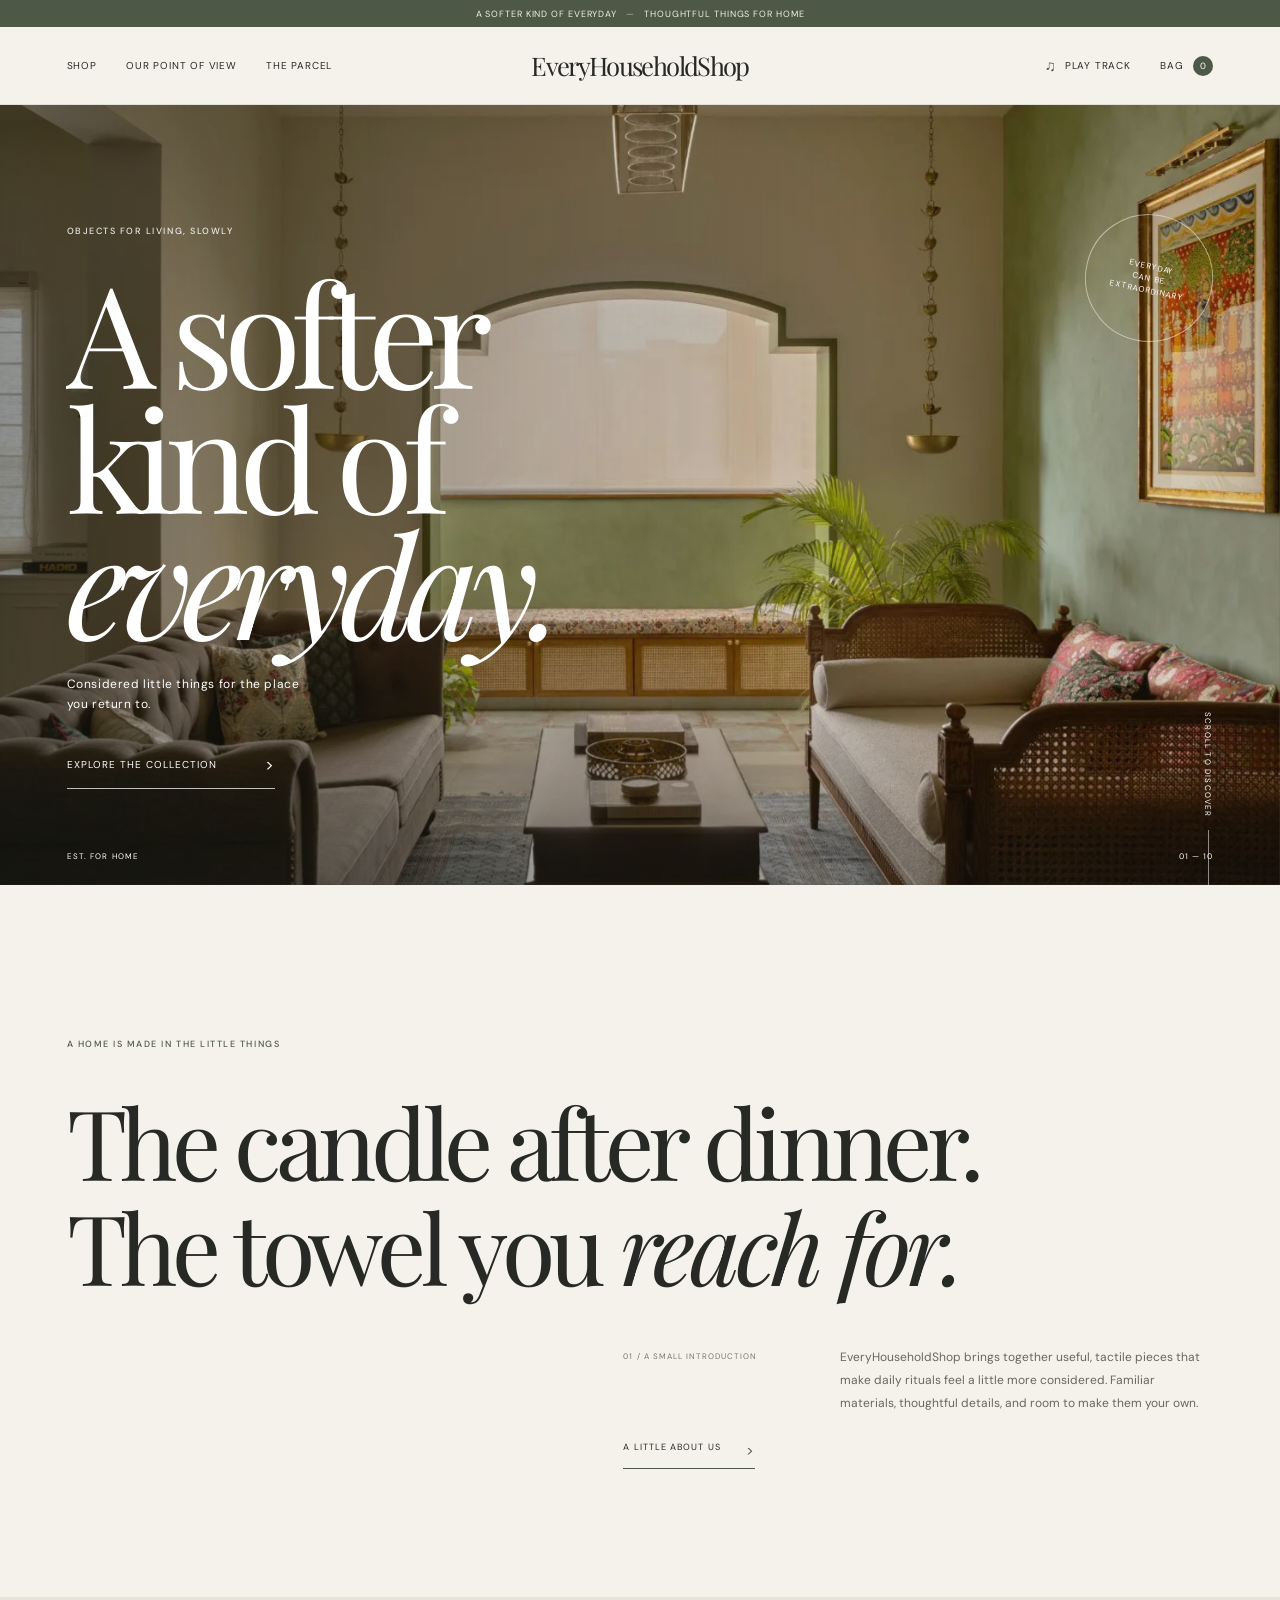
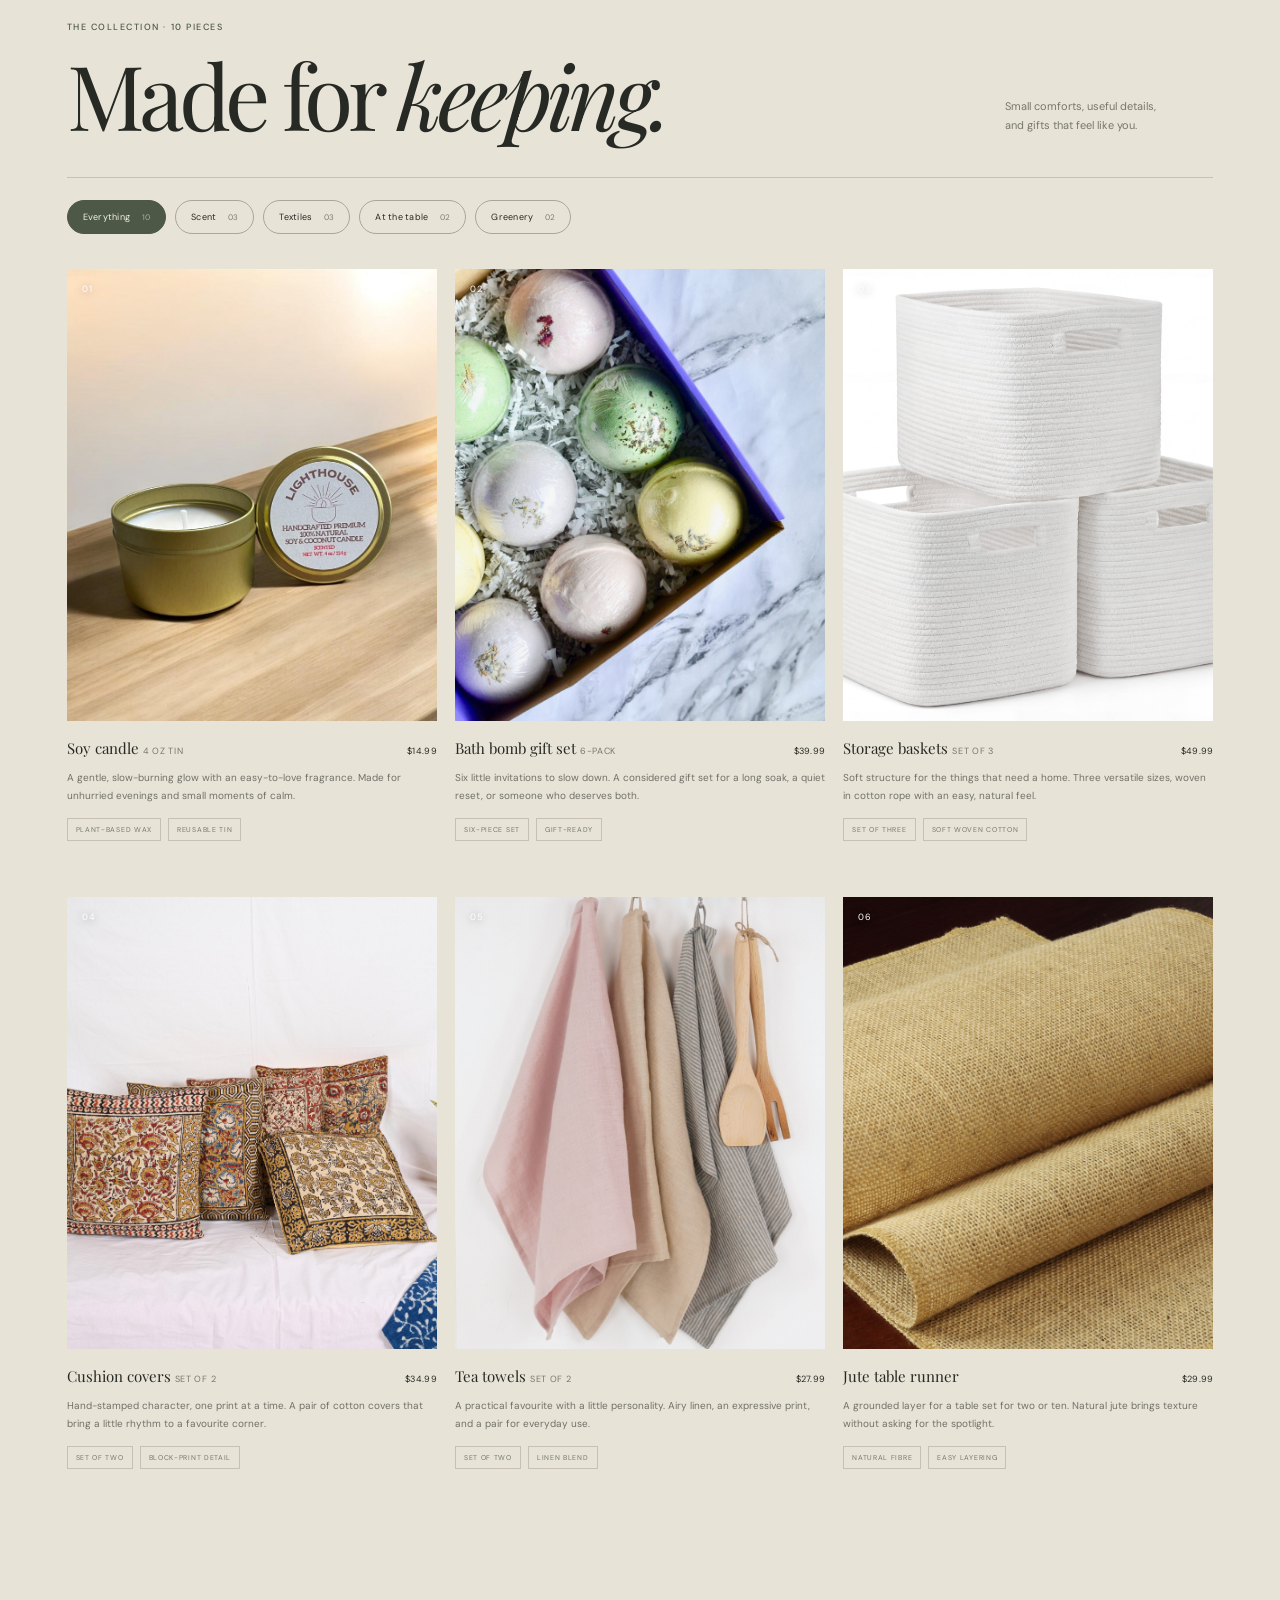
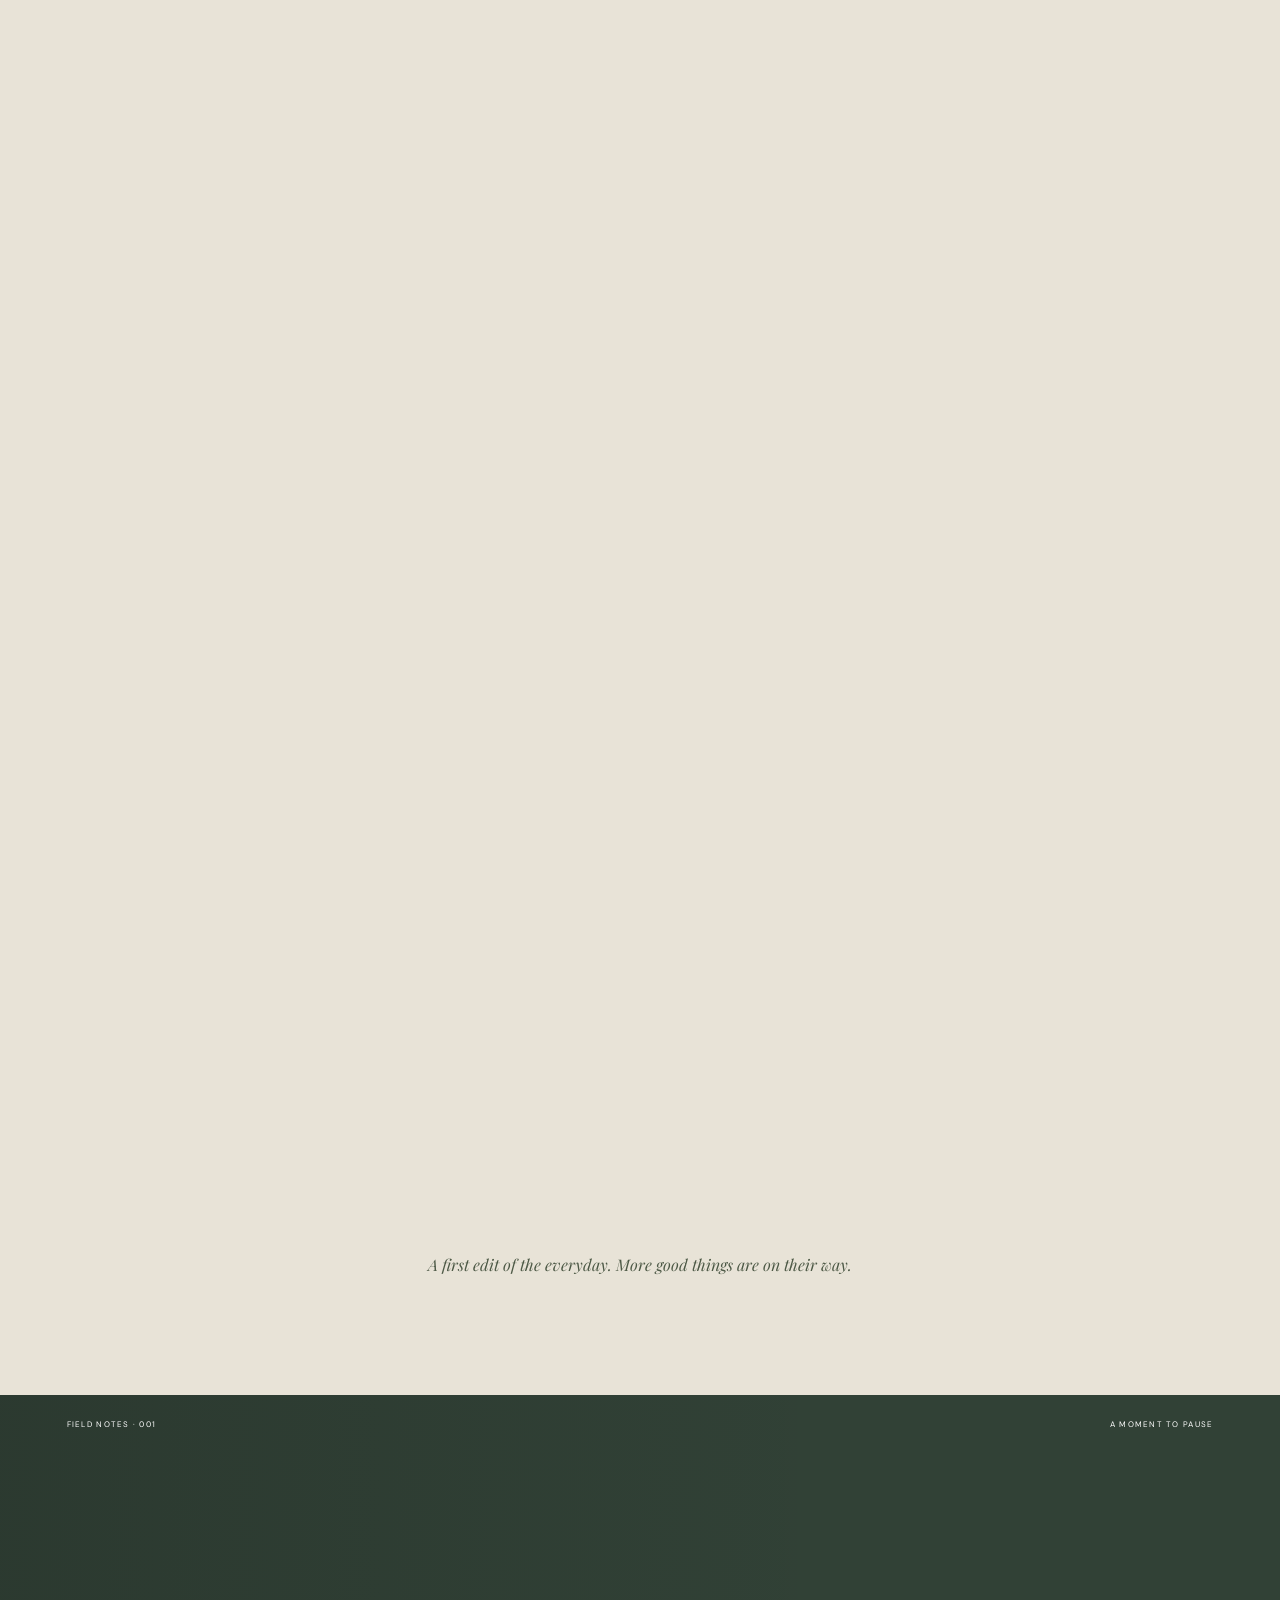
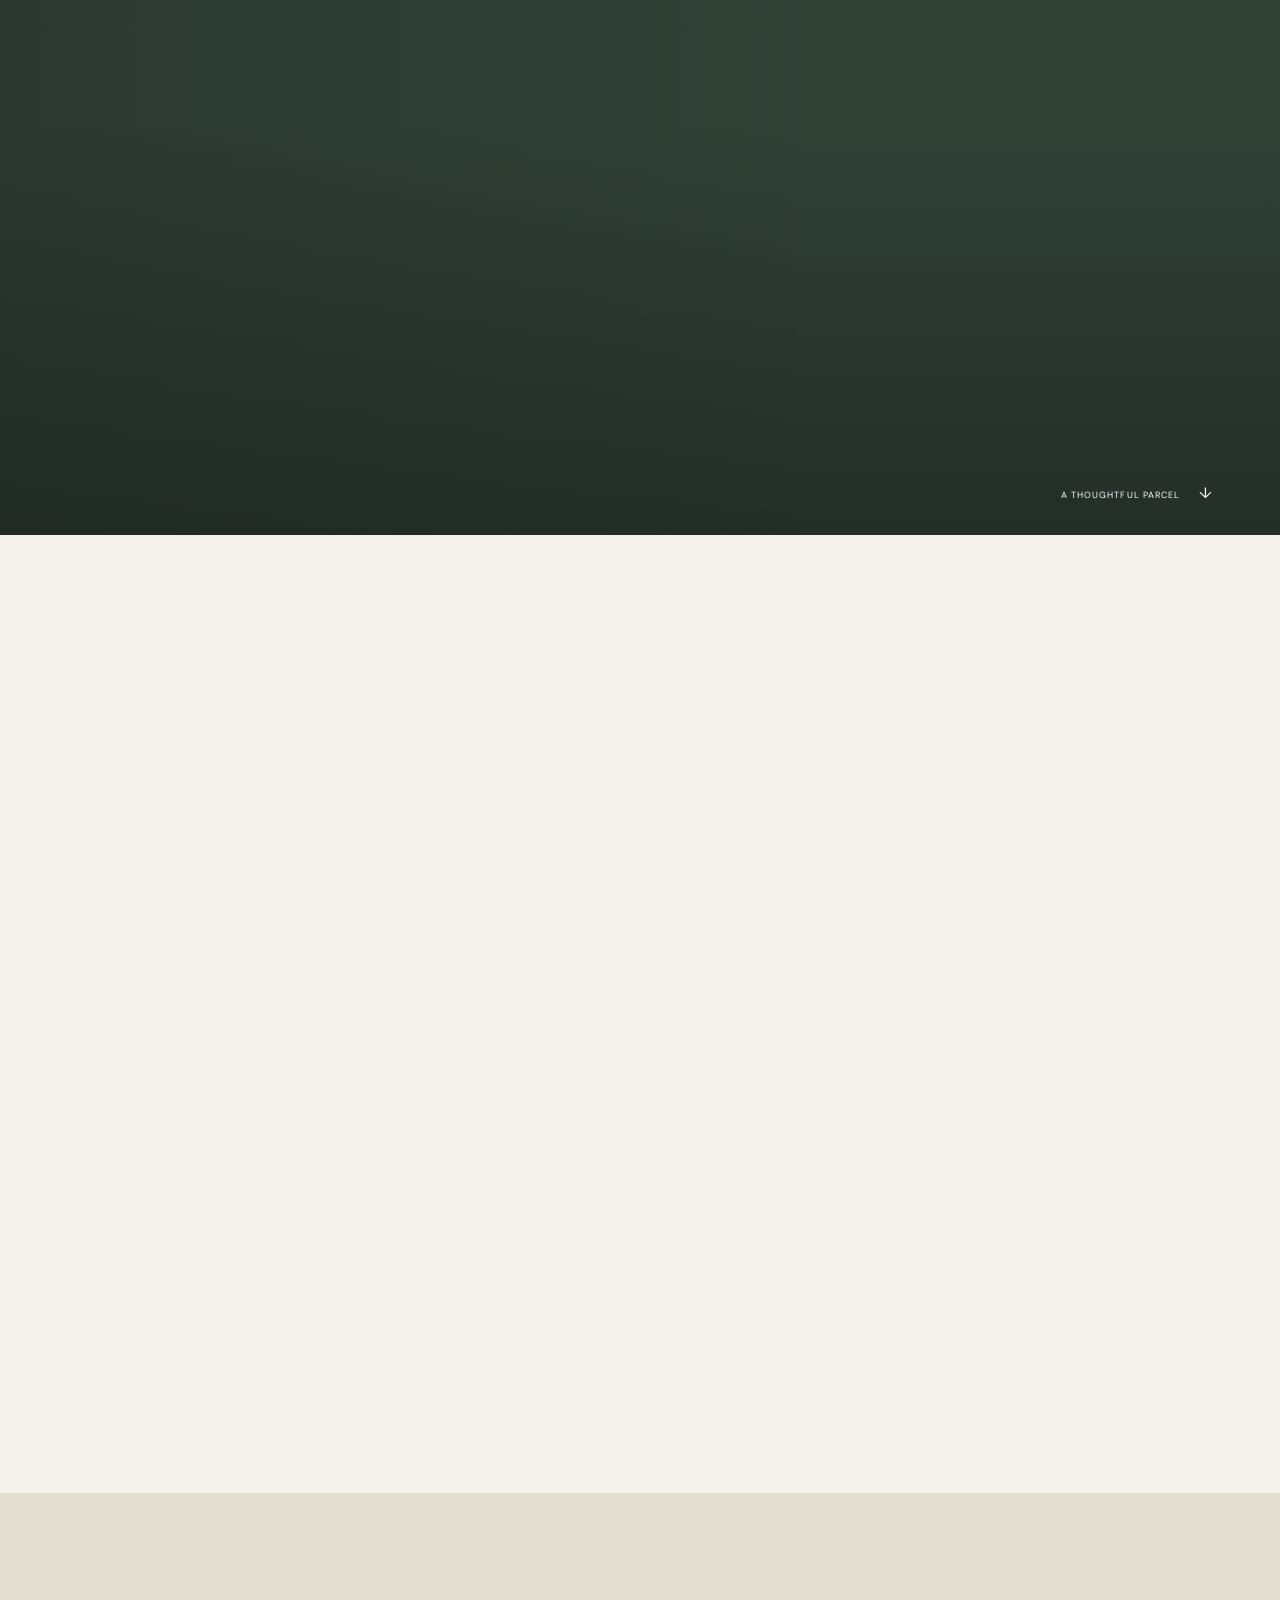
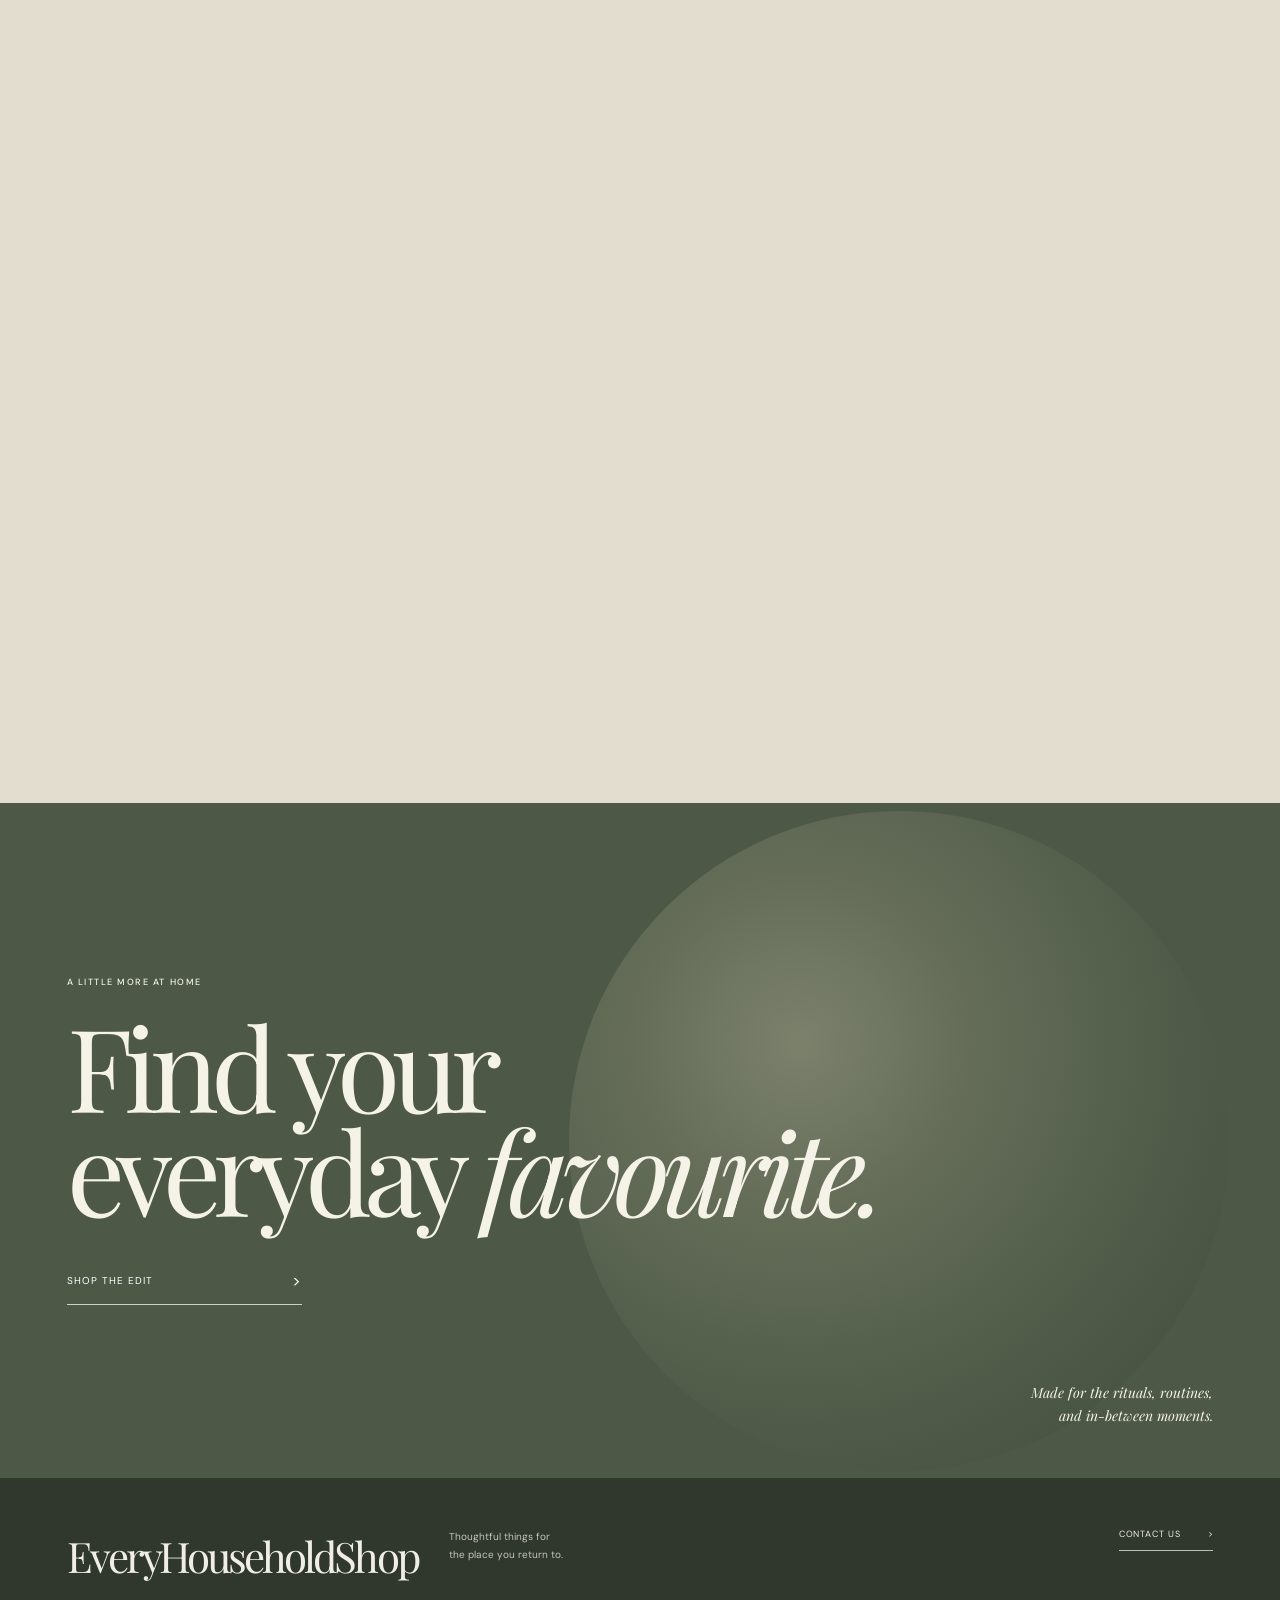
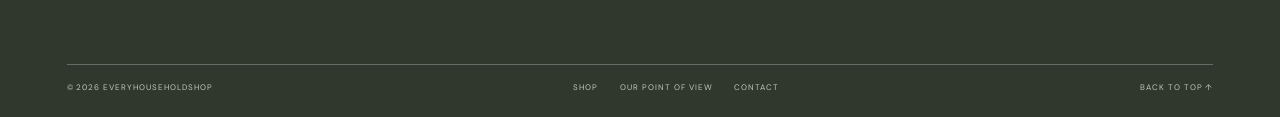
<file: index.html>
<!doctype html>
<html lang="en">
<head>
  <meta charset="utf-8">
  <meta name="viewport" content="width=device-width, initial-scale=1">
  <meta name="theme-color" content="#e9e4d8">
  <meta name="description" content="Thoughtful objects for the rituals of home. Discover the EveryHouseholdShop collection of considered everyday essentials.">
  <title>EveryHouseholdShop — A softer kind of everyday</title>
  <link rel="preconnect" href="https://fonts.googleapis.com">
  <link rel="icon" href="./assets/logo.jpg" type="image/jpeg">
  <link rel="preconnect" href="https://fonts.gstatic.com" crossorigin>
  <link href="https://fonts.googleapis.com/css2?family=DM+Sans:wght@400;500;600&family=Playfair+Display:wght@400;500&display=swap" rel="stylesheet">
  <link rel="stylesheet" href="assets/styles.css">
</head>
<body>
  <div class="loader" aria-hidden="true"><span class="loader-mark">EveryHouseholdShop</span><span class="loader-line"><i></i></span></div>
  <div class="announcement">A softer kind of everyday <span>—</span> thoughtful things for home</div>
  <header class="site-header" id="top">
    <button class="menu-toggle" aria-label="Open menu" aria-expanded="false"><span></span><span></span></button>
    <nav class="primary-nav" aria-label="Main navigation"><a href="#collection">Shop</a><a href="#story">Our point of view</a><a href="#packaging">The parcel</a></nav>
    <a class="wordmark" href="#top" aria-label="EveryHouseholdShop home">EveryHouseholdShop</a>
    <div class="header-actions"><button class="sound-toggle" aria-pressed="false"><span class="sound-icon">♫</span><span class="sound-label">Play track</span></button><button class="bag-link" type="button" aria-controls="cart-drawer" aria-expanded="false">Bag <span class="bag-count">0</span></button></div>
  </header>
  <main>
    <section class="hero fullbleed" aria-labelledby="hero-title">
      <img class="hero-image" src="./assets/background.jpg" alt="A quiet, sunlit room in warm natural tones">
      <div class="hero-shade"></div>
      <div class="hero-copy">
        <p class="eyebrow">Objects for living, slowly</p>
        <h1 id="hero-title">A softer<br>kind of <em>everyday.</em></h1>
        <p class="hero-note">Considered little things for the place<br>you return to.</p>
        <a class="round-link" href="#collection"><span>Explore the collection</span><i>></i></a>
      </div>
      <div class="hero-stamp" aria-label="Made for the rituals of home"><span>EVERYDAY<br>CAN BE<br>EXTRAORDINARY</span></div>
      <div class="hero-foot"><span>EST. FOR HOME</span><span>01 — 10</span></div>
      <a class="scroll-cue" href="#intro"><span>Scroll to discover</span><i></i></a>
    </section>

    <section class="intro editorial-pad" id="intro">
      <p class="eyebrow reveal">A home is made in the little things</p>
      <h2 class="intro-title reveal">The candle after dinner.<br>The towel you <em>reach for.</em></h2>
      <div class="intro-bottom reveal"><span class="intro-number">01 / A SMALL INTRODUCTION</span><p>EveryHouseholdShop brings together useful, tactile pieces that make daily rituals feel a little more considered. Familiar materials, thoughtful details, and room to make them your own.</p><a class="text-link" href="#story">A little about us <span>></span></a></div>
    </section>

    <section class="collection editorial-pad" id="collection">
      <div class="section-head reveal"><div><p class="eyebrow">The collection · 10 pieces</p><h2>Made for <em>keeping.</em></h2></div><p>Small comforts, useful details,<br>and gifts that feel like you.</p></div>
      <div class="filter-row reveal" role="group" aria-label="Filter products">
        <button class="filter-chip active" data-filter="all">Everything <span>10</span></button><button class="filter-chip" data-filter="scent">Scent <span>03</span></button><button class="filter-chip" data-filter="textile">Textiles <span>03</span></button><button class="filter-chip" data-filter="table">At the table <span>02</span></button><button class="filter-chip" data-filter="greenery">Greenery <span>02</span></button>
      </div>
      <div class="product-grid">
        <article class="product-card reveal" data-category="scent" data-price="14.99" data-id="soy-candle"><div class="product-image"><img loading="lazy" src="./assets/01-soy-candle-tin.jpg" alt="A candle glowing in a softly lit room"><span class="product-index">01</span><button class="quick-add" data-product="Soy candle (4 oz tin)">Add to bag <i>＋</i></button></div><div class="product-meta"><h3>Soy candle <small>4 oz tin</small></h3><span>$14.99</span></div><p class="product-desc">A gentle, slow-burning glow with an easy-to-love fragrance. Made for unhurried evenings and small moments of calm.</p><div class="product-tags"><span>Plant-based wax</span><span>Reusable tin</span></div></article>
        <article class="product-card reveal" data-category="scent" data-price="39.99" data-id="bath-bombs"><div class="product-image"><img loading="lazy" src="./assets/02-bath-bomb-gift-set.jpg" alt="Bath and body care arranged on a warm stone surface"><span class="product-index">02</span><button class="quick-add" data-product="Bath bomb gift set (6-pack)">Add to bag <i>＋</i></button></div><div class="product-meta"><h3>Bath bomb gift set <small>6-pack</small></h3><span>$39.99</span></div><p class="product-desc">Six little invitations to slow down. A considered gift set for a long soak, a quiet reset, or someone who deserves both.</p><div class="product-tags"><span>Six-piece set</span><span>Gift-ready</span></div></article>
        <article class="product-card reveal" data-category="textile" data-price="49.99" data-id="storage-baskets"><div class="product-image"><img loading="lazy" src="./assets/03-cotton-rope-baskets.jpg" alt="Natural woven baskets beside a linen sofa"><span class="product-index">03</span><button class="quick-add" data-product="Storage baskets (set of 3)">Add to bag <i>＋</i></button></div><div class="product-meta"><h3>Storage baskets <small>set of 3</small></h3><span>$49.99</span></div><p class="product-desc">Soft structure for the things that need a home. Three versatile sizes, woven in cotton rope with an easy, natural feel.</p><div class="product-tags"><span>Set of three</span><span>Soft woven cotton</span></div></article>
        <article class="product-card reveal" data-category="textile" data-price="34.99" data-id="cushion-covers"><div class="product-image"><img loading="lazy" src="./assets/04-block-print-cushion-covers.jpg" alt="Patterned cushion covers on a neutral sofa"><span class="product-index">04</span><button class="quick-add" data-product="Cushion covers (set of 2)">Add to bag <i>＋</i></button></div><div class="product-meta"><h3>Cushion covers <small>set of 2</small></h3><span>$34.99</span></div><p class="product-desc">Hand-stamped character, one print at a time. A pair of cotton covers that bring a little rhythm to a favourite corner.</p><div class="product-tags"><span>Set of two</span><span>Block-print detail</span></div></article>
        <article class="product-card reveal" data-category="textile" data-price="27.99" data-id="tea-towels"><div class="product-image"><img loading="lazy" src="./assets/05-linen-tea-towels.jpg" alt="Linen tea towels folded on a kitchen counter"><span class="product-index">05</span><button class="quick-add" data-product="Tea towels (set of 2)">Add to bag <i>＋</i></button></div><div class="product-meta"><h3>Tea towels <small>set of 2</small></h3><span>$27.99</span></div><p class="product-desc">A practical favourite with a little personality. Airy linen, an expressive print, and a pair for everyday use.</p><div class="product-tags"><span>Set of two</span><span>Linen blend</span></div></article>
        <article class="product-card reveal" data-category="table" data-price="29.99" data-id="jute-runner"><div class="product-image"><img loading="lazy" src="./assets/06-jute-table-runner.jpg" alt="A natural jute table runner styled for an intimate meal"><span class="product-index">06</span><button class="quick-add" data-product="Jute table runner">Add to bag <i>＋</i></button></div><div class="product-meta"><h3>Jute table runner</h3><span>$29.99</span></div><p class="product-desc">A grounded layer for a table set for two or ten. Natural jute brings texture without asking for the spotlight.</p><div class="product-tags"><span>Natural fibre</span><span>Easy layering</span></div></article>
        <article class="product-card reveal" data-category="greenery" data-price="32.99" data-id="macrame-hangers"><div class="product-image"><img loading="lazy" src="./assets/07-macrame-plant-hanger.jpg" alt="A hanging plant in a bright interior"><span class="product-index">07</span><button class="quick-add" data-product="Macramé hangers (2-pack)">Add to bag <i>＋</i></button></div><div class="product-meta"><h3>Macramé hangers <small>2-pack</small></h3><span>$32.99</span></div><p class="product-desc">Give your favourite greens a little more room to grow. Two knotted hangers bring a handmade touch to open spaces.</p><div class="product-tags"><span>Two-piece set</span><span>Hand-knotted look</span></div></article>
        <article class="product-card reveal" data-category="table" data-price="32.99" data-id="bamboo-coasters"><div class="product-image"><img loading="lazy" src="./assets/08-bamboo-coaster-set.jpg" alt="A ceramic cup resting on a natural coaster"><span class="product-index">08</span><button class="quick-add" data-product="Bamboo coasters (set of 6)">Add to bag <i>＋</i></button></div><div class="product-meta"><h3>Bamboo coasters <small>set of 6</small></h3><span class="product-price">$32.99</span></div><p class="product-desc">A tidy place for cups and unhurried conversations. Natural bamboo brings a warm, lasting feel to everyday tables.</p><label class="engraving-option">Personal engraving <select aria-label="Bamboo coaster engraving"><option value="0">No engraving · $32.99</option><option value="5">Add engraving · $37.99</option></select></label><div class="product-tags"><span>Set of six</span><span>Optional engraving</span></div></article>
        <article class="product-card reveal" data-category="scent" data-price="29.99" data-id="reed-diffuser"><div class="product-image"><img loading="lazy" src="./assets/09-reed-diffuser.jpg" alt="A reed diffuser on a minimal console table"><span class="product-index">09</span><button class="quick-add" data-product="Reed diffuser">Add to bag <i>＋</i></button></div><div class="product-meta"><h3>Reed diffuser</h3><span>$29.99</span></div><p class="product-desc">A quiet way to make a room feel like yours. An understated diffuser for a steady, welcoming scent throughout the day.</p><div class="product-tags"><span>Slow-release scent</span><span>Private label</span></div></article>
        <article class="product-card reveal" data-category="greenery" data-price="32.99" data-id="pampas-bouquet"><div class="product-image"><img loading="lazy" src="./assets/10-pampas-grass-bouquet.jpg" alt="Soft, dried botanicals styled in a neutral home"><span class="product-index">10</span><button class="quick-add" data-product="Pampas grass bouquet">Add to bag <i>＋</i></button></div><div class="product-meta"><h3>Pampas grass bouquet</h3><span>$32.99</span></div><p class="product-desc">Feathery texture and a soft sculptural shape for a favourite vase. A natural finishing touch for a calm, lived-in room.</p><div class="product-tags"><span>Natural texture</span><span>Easy styling</span></div></article>
      </div>
      <p class="collection-note">A first edit of the everyday. More good things are on their way.</p>
    </section>

    <section class="film fullbleed" id="story" aria-label="A quiet moment in nature">
      <video class="film-video" autoplay muted loop playsinline poster="https://images.unsplash.com/photo-1441974231531-c6227db76b6e?auto=format&fit=crop&w=2200&q=85" aria-label="Sunlight moving through a quiet forest"><source src="./assets/everyhouseholdshop-video-demo.mp4" type="video/mp4"></video>
      <div class="film-overlay"></div><div class="film-label"><span>FIELD NOTES · 001</span><span>A MOMENT TO PAUSE</span></div>
      <div class="film-copy reveal"><p class="eyebrow">Less, but more meaningful</p><h2>Make room<br>for <em>the moment.</em></h2><p>Not everything needs to be hurried. A home can remind us.</p><button class="film-toggle" aria-label="Pause nature film">Pause film <span>Ⅱ</span></button></div>
      <a class="film-next" href="#packaging">A thoughtful parcel <span>↓</span></a>
    </section>

    <section class="story editorial-pad">
      <div class="story-image reveal"><img loading="lazy" src="./assets/interior.jpg" alt="A calm, light-filled living space with natural materials"><span class="image-caption">A place to land, and begin again.</span></div>
      <div class="story-copy reveal"><p class="eyebrow">Our point of view</p><h2>Good things<br>belong in <em>real life.</em></h2><p>We believe thoughtful design should feel at home in the everyday. Pieces to use, touch, give, and come back to—chosen for their materials, their usefulness, and the feeling they bring to a room.</p><p>Start with one small ritual. Let the rest find its way.</p><a class="text-link" href="contact.html">Get to know us <span>></span></a></div>
    </section>

    <section class="packaging editorial-pad" id="packaging">
      <div class="section-head reveal"><div><p class="eyebrow">A parcel, made personal</p><h2>Room for your <em>story.</em></h2></div><p>Packaging that feels like us,<br>with space for what feels like you.</p></div>
      <div class="packaging-layout">
        <div class="box-stage reveal" aria-label="Shipping box photo preview"><div class="shipping-box"><div class="box-top"><span class="box-brand">EveryHouseholdShop</span><small>THOUGHTFULLY SENT</small></div><div class="box-front"><div class="photo-window front-window"><span><img src="./assets/package.jpg" alt="EveryHouseholdShop logo"></span></div><small>GIVE YOUR HOME A PRESENT EVERY NOW AND THEN</small></div><div class="box-side"><div class="photo-window side-window"></div><small>LABEL</small></div></div><p class="box-caption">A small preview of the parcel experience.</p></div>
        <div class="packaging-copy reveal"><p class="eyebrow">Care for every delivery</p><h3>Track your package.</h3><p>Enter your Canada Post tracking number to view the latest delivery updates.</p><form class="contact-form tracking-form" id="tracking-form"><label for="tracking-number">Shipping number<input id="tracking-number" name="tracking-number" type="text" placeholder="Enter your tracking number" autocomplete="off" required></label><button class="upload-button" type="submit">Track package <span>></span></button></form></div>
      </div>
    </section>

    <section class="closing fullbleed"><div class="closing-orb"></div><p class="eyebrow">A little more at home</p><h2>Find your<br>everyday <em>favourite.</em></h2><a class="round-link light" href="#collection"><span>Shop the edit</span><i>></i></a><span class="closing-note">Made for the rituals, routines,<br>and in-between moments.</span></section>
  </main>
  <footer class="site-footer"><div class="footer-top"><a class="footer-logo" href="#top">EveryHouseholdShop</a><p>Thoughtful things for<br>the place you return to.</p><a class="footer-contact" href="contact.html">Contact us <span>></span></a></div><div class="footer-bottom"><span>© 2026 EVERYHOUSEHOLDSHOP</span><div><a href="#collection">Shop</a><a href="#story">Our point of view</a><a href="contact.html">Contact</a></div><a href="#top">Back to top ↑</a></div></footer>
  <div class="cart-scrim" data-close-cart></div><aside class="cart-drawer" id="cart-drawer" aria-hidden="true" aria-label="Shopping bag"><div class="cart-drawer-head"><div><p class="eyebrow">Your selection</p><h2>Your bag <span class="drawer-count">(0)</span></h2></div><button class="cart-close" type="button" aria-label="Close bag">×</button></div><div class="cart-lines"></div><div class="cart-drawer-foot"><div class="subtotal-row"><span>Subtotal</span><strong class="cart-total">$0.00</strong></div><p>Your bag is saved in this browser. Checkout is not available yet.</p></div></aside><div class="toast" role="status" aria-live="polite"></div>
  <script src="assets/app.js"></script>
</body>
</html>
</file>
<file: assets/styles.css>
:root{--paper:#e9e4d8;--paper-light:#f5f2eb;--olive:#4d5946;--olive-deep:#374034;--ink:#272a24;--muted:#77776d;--line:rgba(39,42,36,.18);--serif:"Playfair Display",Georgia,serif;--sans:"DM Sans",Arial,sans-serif;--gutter:clamp(22px,5.2vw,88px)}
*{box-sizing:border-box}html{scroll-behavior:smooth;scroll-padding-top:90px}body{margin:0;background:var(--paper-light);color:var(--ink);font-family:var(--sans);font-size:14px;-webkit-font-smoothing:antialiased}a{color:inherit;text-decoration:none}button,input,textarea,select{font:inherit}button{color:inherit}.loader{position:fixed;z-index:1000;inset:0;background:var(--olive);color:#f3f0e7;display:flex;align-items:center;justify-content:center;flex-direction:column;gap:24px;transition:opacity .8s ease,visibility .8s ease}.loader.done{opacity:0;visibility:hidden}.loader-mark{font:400 clamp(25px,5vw,54px)/1 var(--serif);letter-spacing:-.06em}.loader-line{width:116px;height:1px;background:#ffffff5c;overflow:hidden}.loader-line i{display:block;height:100%;background:#f3f0e7;animation:loadline 1.35s cubic-bezier(.7,0,.2,1) forwards}@keyframes loadline{from{width:0}to{width:100%}}.announcement{height:27px;background:var(--olive);color:#f2eee4;display:flex;align-items:center;justify-content:center;gap:9px;font-size:9px;letter-spacing:.1em;text-transform:uppercase}.announcement span{opacity:.6}.site-header{height:78px;padding:0 var(--gutter);display:grid;grid-template-columns:1fr auto 1fr;align-items:center;background:var(--paper-light);position:relative;z-index:30;border-bottom:1px solid rgba(39,42,36,.09)}.primary-nav,.header-actions{display:flex;align-items:center;gap:clamp(15px,2.3vw,34px)}.primary-nav a,.bag-link,.sound-toggle{font-size:10px;letter-spacing:.08em;text-transform:uppercase}.primary-nav a{transition:opacity .25s}.primary-nav a:hover,.footer-bottom a:hover{opacity:.55}.wordmark{font:400 clamp(19px,2vw,27px)/1 var(--serif);letter-spacing:-.065em;text-align:center;white-space:nowrap}.header-actions{justify-content:flex-end}.sound-toggle{display:flex;align-items:center;gap:8px;border:0;background:none;cursor:pointer;padding:10px 0}.sound-icon{font-size:15px;color:var(--olive)}.bag-count{display:inline-grid;place-items:center;min-width:20px;height:20px;margin-left:6px;border-radius:50%;background:var(--olive);color:#fff;font-size:9px}.menu-toggle{display:none}.fullbleed{position:relative;overflow:hidden}.hero{height:min(780px,calc(100svh - 105px));min-height:600px;color:#fff;background:#726e5b}.hero-image,.film-video{position:absolute;inset:0;width:100%;height:100%;object-fit:cover}.hero-image{object-position:center 52%;animation:hero-arrive 1.5s cubic-bezier(.2,.65,.3,1) both;transform:scale(1.04)}@keyframes hero-arrive{to{transform:scale(1)}}.hero-shade{position:absolute;inset:0;background:linear-gradient(90deg,rgba(21,27,22,.47),rgba(32,34,26,.08) 68%),linear-gradient(0deg,rgba(24,28,22,.28),transparent 25%)}.hero-copy{position:absolute;left:var(--gutter);top:48%;transform:translateY(-45%);max-width:780px}.eyebrow{font-size:9px;line-height:1.3;letter-spacing:.17em;text-transform:uppercase;font-weight:500}.hero-copy .eyebrow{margin:0 0 30px;opacity:.88}.hero h1{font:400 clamp(64px,11vw,156px)/.89 var(--serif);letter-spacing:-.07em;margin:0;max-width:950px}.hero h1 em,.intro h2 em,.section-head h2 em,.film h2 em,.story h2 em,.packaging h3 em,.closing h2 em,.contact-title h1 em,.contact-aside h2 em{font-weight:400}.hero-note{font-size:12px;line-height:1.7;letter-spacing:.05em;margin:30px 0 26px}.round-link{min-width:208px;display:inline-flex;align-items:center;justify-content:space-between;border-bottom:1px solid rgba(255,255,255,.72);padding:13px 0;color:#fff;font-size:10px;letter-spacing:.1em;text-transform:uppercase}.round-link i{font-size:16px;font-style:normal;transition:transform .25s}.round-link:hover i{transform:translate(3px,-3px)}.hero-stamp{position:absolute;right:var(--gutter);top:14%;width:clamp(82px,10vw,132px);aspect-ratio:1;border:1px solid #f2eee48c;border-radius:50%;display:flex;align-items:center;justify-content:center;flex-direction:column;gap:6px;text-align:center;transform:rotate(12deg);font-size:8px;line-height:1.5;letter-spacing:.1em}.hero-stamp b{font-size:18px;font-weight:400}.hero-foot{position:absolute;left:var(--gutter);right:var(--gutter);bottom:24px;display:flex;justify-content:space-between;font-size:8px;letter-spacing:.14em}.scroll-cue{position:absolute;right:var(--gutter);bottom:0;display:flex;align-items:center;gap:12px;writing-mode:vertical-rl;font-size:8px;letter-spacing:.15em;text-transform:uppercase}.scroll-cue i{height:55px;width:1px;background:#ffffff85;position:relative;overflow:hidden}.scroll-cue i:after{content:"";position:absolute;top:-100%;left:0;width:100%;height:100%;background:#fff;animation:scrollline 1.7s ease-in-out infinite}@keyframes scrollline{to{top:100%}}.editorial-pad{padding-left:var(--gutter);padding-right:var(--gutter)}.intro{padding-top:clamp(95px,12vw,176px);padding-bottom:clamp(90px,10vw,150px);background:var(--paper-light)}.intro>.eyebrow{margin:0 0 38px;color:var(--olive)}.intro-title{font:400 clamp(43px,7.6vw,105px)/1.08 var(--serif);letter-spacing:-.055em;margin:0;max-width:1100px}.intro-bottom{margin:48px 0 0 auto;max-width:590px;display:grid;grid-template-columns:1fr 2fr;gap:18px 30px;align-items:start}.intro-number{font-size:8px;letter-spacing:.13em;color:var(--muted);padding-top:5px}.intro-bottom p,.story-copy>p:not(.eyebrow){font-size:12px;line-height:1.9;color:#66675f;margin:0}.text-link{font-size:9px;text-transform:uppercase;letter-spacing:.12em;border-bottom:1px solid var(--olive);padding:0 0 9px;display:inline-flex;gap:25px;width:max-content;margin-top:8px}.text-link span{color:var(--olive);font-size:14px}.collection{padding-top:25px;padding-bottom:120px;background:#e8e3d7}.section-head{display:flex;justify-content:space-between;align-items:end;padding-bottom:40px;border-bottom:1px solid var(--line)}.section-head .eyebrow{color:var(--olive);margin:0 0 18px}.section-head h2{font:400 clamp(45px,7vw,92px)/.96 var(--serif);letter-spacing:-.06em;margin:0}.section-head>p{font-size:11px;line-height:1.7;color:var(--muted);margin:0 5% 3px 0}.filter-row{display:flex;gap:9px;overflow:auto;padding:22px 0 35px;scrollbar-width:none}.filter-row::-webkit-scrollbar{display:none}.filter-chip{border:1px solid #a7a79a;background:transparent;border-radius:99px;padding:10px 15px;font-size:9px;letter-spacing:.03em;white-space:nowrap;cursor:pointer;transition:background .25s,color .25s,border .25s}.filter-chip span{font-size:8px;opacity:.55;margin-left:9px}.filter-chip.active,.filter-chip:hover{background:var(--olive);border-color:var(--olive);color:#f6f2e9}.product-grid{display:grid;grid-template-columns:repeat(3,minmax(0,1fr));gap:56px 18px}.product-card{min-width:0;transition:opacity .35s,transform .35s}.product-card.hidden{display:none}.product-image{aspect-ratio: .82;position:relative;overflow:hidden;background:#d7d0c2}.product-image img{height:100%;width:100%;object-fit:cover;display:block;transition:transform .7s cubic-bezier(.2,.6,.3,1),filter .45s}.product-card:hover .product-image img{transform:scale(1.035);filter:saturate(.88)}.product-index{position:absolute;left:15px;top:14px;color:white;font-size:9px;letter-spacing:.12em;text-shadow:0 1px 8px #0006}.quick-add{position:absolute;bottom:12px;left:12px;right:12px;display:flex;justify-content:space-between;align-items:center;padding:15px 16px;background:rgba(245,242,235,.94);border:0;text-transform:uppercase;letter-spacing:.1em;font-size:9px;cursor:pointer;transform:translateY(calc(100% + 15px));transition:transform .35s}.product-card:hover .quick-add,.quick-add:focus{transform:translateY(0)}.quick-add i{font-style:normal;font-size:16px}.product-meta{display:flex;align-items:baseline;justify-content:space-between;gap:10px;margin-top:17px}.product-meta h3{font:400 15px/1.4 var(--serif);margin:0}.product-meta h3 small{font:400 9px var(--sans);text-transform:uppercase;letter-spacing:.08em;color:var(--muted)}.product-meta>span{font-size:9px;white-space:nowrap;letter-spacing:.03em}.product-desc{font-size:10px;line-height:1.8;color:#717168;max-width:410px;margin:10px 0 13px}.product-tags{display:flex;gap:7px;flex-wrap:wrap}.product-tags span{border:1px solid #c6c1b4;padding:6px 8px;text-transform:uppercase;font-size:7px;letter-spacing:.1em;color:#77776d}.collection-note{text-align:center;font:italic 16px var(--serif);color:var(--olive);margin:90px 0 0}.film{height:min(740px,85svh);min-height:540px;color:#fff;background:#314136}.film-video{object-position:center 55%;filter:brightness(.73) saturate(.73)}.film-overlay{position:absolute;inset:0;background:linear-gradient(0deg,rgba(20,27,23,.5),transparent 56%),linear-gradient(90deg,rgba(18,24,20,.18),transparent 65%)}.film-label{position:absolute;left:var(--gutter);right:var(--gutter);top:24px;display:flex;justify-content:space-between;font-size:8px;letter-spacing:.16em}.film-copy{position:absolute;left:var(--gutter);bottom:12%;max-width:620px}.film-copy .eyebrow{margin:0 0 18px}.film h2{font:400 clamp(52px,8.5vw,112px)/.96 var(--serif);letter-spacing:-.06em;margin:0 0 22px}.film-copy>p:not(.eyebrow){font-size:11px;letter-spacing:.03em}.film-toggle{margin-top:18px;border:1px solid #ffffff94;background:transparent;color:#fff;border-radius:99px;padding:11px 14px;font-size:9px;letter-spacing:.08em;text-transform:uppercase;cursor:pointer}.film-toggle span{margin-left:18px}.film-next{position:absolute;right:var(--gutter);bottom:32px;font-size:9px;letter-spacing:.12em;text-transform:uppercase}.film-next span{margin-left:16px;font-size:15px}.story{padding-top:clamp(90px,12vw,165px);padding-bottom:clamp(90px,12vw,165px);display:grid;grid-template-columns:1.05fr .8fr;gap:clamp(40px,9vw,145px);align-items:center;background:var(--paper-light)}.story-image{position:relative}.story-image img{display:block;width:100%;aspect-ratio:.9;object-fit:cover}.image-caption{position:absolute;bottom:12px;left:12px;color:#fff;font-size:8px;text-transform:uppercase;letter-spacing:.13em;text-shadow:0 1px 8px #0008}.story-copy{max-width:420px}.story-copy .eyebrow{color:var(--olive);margin:0 0 20px}.story h2{font:400 clamp(45px,6.3vw,80px)/.98 var(--serif);letter-spacing:-.06em;margin:0 0 27px}.story-copy>p:not(.eyebrow){margin-bottom:17px}.story-copy .text-link{margin-top:20px}.packaging{padding-top:clamp(70px,9vw,120px);padding-bottom:clamp(90px,12vw,155px);background:#e2ddcf}.packaging .section-head{margin-bottom:55px}.packaging-layout{display:grid;grid-template-columns:1.15fr .75fr;gap:clamp(40px,9vw,145px);align-items:center}.box-stage{background:#d5d0c2;min-height:430px;display:grid;place-items:center;position:relative;padding:50px 30px}.shipping-box{position:relative;width:min(75%,500px);aspect-ratio:1.3;filter:drop-shadow(0 22px 14px rgba(32,36,27,.16));transform:rotate(-3deg);transition:transform .7s cubic-bezier(.2,.6,.3,1)}.box-stage:hover .shipping-box{transform:rotate(0) translateY(-4px)}.box-front{position:absolute;left:9%;right:11%;bottom:0;height:68%;background:#bcb39f;padding:8% 8%;display:flex;flex-direction:column;align-items:center;justify-content:space-between;overflow:hidden}.box-top{position:absolute;left:9%;right:11%;top:0;height:30%;background:#cec6b4;transform:skew(-30deg) scaleX(.87);transform-origin:bottom left;display:flex;align-items:center;justify-content:space-around;padding:1% 8%;overflow:hidden}.box-side{position:absolute;right:0;bottom:0;width:12%;height:68%;background:#a79f8c;transform:skewY(-35deg);transform-origin:left bottom;display:flex;flex-direction:column;justify-content:center;align-items:center;gap:10px;overflow:hidden}.box-brand{font:400 clamp(15px,2.2vw,24px) var(--serif);letter-spacing:-.065em;color:var(--olive-deep);white-space:nowrap;z-index:2}.box-front small,.box-top small,.box-side small{font-size:6px;letter-spacing:.18em;color:var(--olive-deep);z-index:2}.photo-window{position:absolute;background:#777b68;overflow:hidden;display:grid;place-items:center}.photo-window span{color:#f3efe6;font-size:7px;letter-spacing:.15em;z-index:1}.photo-window img{position:absolute;inset:0;width:100%;height:100%;object-fit:cover}.front-window{inset:27% 18% 20%}.top-window{width:28%;height:56%;right:11%;top:20%}.side-window{width:65%;height:35%}.box-caption{position:absolute;bottom:13px;left:20px;right:20px;text-align:center;font-size:8px;color:#747469;letter-spacing:.05em}.packaging-copy{max-width:450px}.packaging-copy .eyebrow{color:var(--olive);margin:0 0 20px}.packaging h3{font:400 clamp(39px,5.3vw,68px)/1 var(--serif);letter-spacing:-.06em;margin:0 0 24px}.packaging-copy>p:not(.eyebrow):not(.upload-hint){font-size:11px;line-height:1.9;color:#676960}.upload-button{margin-top:23px;display:flex;justify-content:space-between;align-items:center;width:100%;max-width:265px;border-bottom:1px solid var(--olive);padding:14px 0;cursor:pointer;text-transform:uppercase;letter-spacing:.1em;font-size:9px}.upload-button span{font-size:17px}.upload-hint{font-size:9px;line-height:1.6;color:#79796e;max-width:265px}.photo-slots{display:flex;gap:20px;margin-top:25px}.photo-slots span{font-size:8px;letter-spacing:.12em;color:var(--olive)}.photo-slots i{font-style:normal;display:block;color:#87877d;font-size:8px;letter-spacing:0;margin-top:5px}.closing{min-height:580px;height:75svh;max-height:760px;background:var(--olive);color:#f5f2e8;display:flex;flex-direction:column;justify-content:center;padding:var(--gutter);overflow:hidden}.closing-orb{position:absolute;width:min(52vw,660px);aspect-ratio:1;border-radius:50%;right:4%;top:50%;transform:translateY(-50%);background:radial-gradient(circle at 35% 35%,#979982 0,#737963 28%,#505d49 63%,#465240 80%);opacity:.62}.closing .eyebrow,.closing h2,.closing .round-link,.closing-note{position:relative;z-index:1}.closing .eyebrow{margin:0 0 26px}.closing h2{font:400 clamp(56px,9vw,125px)/.9 var(--serif);letter-spacing:-.07em;margin:0 0 35px}.round-link.light{max-width:235px}.closing-note{position:absolute;right:var(--gutter);bottom:50px;font:italic 14px/1.7 var(--serif);text-align:right}.site-footer{padding:50px var(--gutter) 25px;background:#30382e;color:#f0ede4}.footer-top{display:grid;grid-template-columns:1fr 1fr 1fr;align-items:start;padding-bottom:80px}.footer-logo{font:400 clamp(23px,3.3vw,42px) var(--serif);letter-spacing:-.07em}.footer-top p{font-size:10px;line-height:1.8;color:#c5c5b8;margin:0}.footer-contact{justify-self:end;border-bottom:1px solid #bdc1b1;padding-bottom:10px;font-size:9px;text-transform:uppercase;letter-spacing:.1em}.footer-contact span{margin-left:24px}.footer-bottom{border-top:1px solid #ffffff42;padding-top:17px;display:flex;justify-content:space-between;align-items:center;color:#c5c5b8;font-size:8px;letter-spacing:.12em;text-transform:uppercase}.footer-bottom div{display:flex;gap:22px}.toast{position:fixed;z-index:70;bottom:24px;left:50%;transform:translate(-50%,20px);padding:14px 20px;background:var(--olive-deep);color:#fff;font-size:10px;letter-spacing:.06em;opacity:0;transition:opacity .3s,transform .3s;pointer-events:none}.toast.show{opacity:1;transform:translate(-50%,0)}.reveal{opacity:0;transform:translateY(28px);transition:opacity .8s cubic-bezier(.2,.6,.3,1),transform .8s cubic-bezier(.2,.6,.3,1)}.reveal.visible{opacity:1;transform:translateY(0)}.product-card:nth-child(3n+2){transition-delay:.08s}.product-card:nth-child(3n){transition-delay:.16s}
/* Contact page */
.contact-hero{background:var(--paper);position:relative}.contact-image{height:min(47vw,570px);min-height:330px;position:relative;overflow:hidden}.contact-image img{width:100%;height:100%;object-fit:cover;display:block;filter:brightness(.74)}.contact-image-copy{position:absolute;left:var(--gutter);right:var(--gutter);bottom:20px;display:flex;justify-content:space-between;color:white;font-size:8px;letter-spacing:.15em}.contact-title{padding:62px var(--gutter) 70px;display:flex;align-items:end;justify-content:space-between;gap:40px}.contact-title .eyebrow{color:var(--olive);margin:0 0 15px}.contact-title h1{font:400 clamp(58px,9vw,120px)/.9 var(--serif);letter-spacing:-.07em;margin:0}.contact-title>p:last-child{max-width:300px;font-size:11px;line-height:1.8;color:#717168;margin:0 4% 8px 0}.contact-content{background:#e5e0d4;padding:100px var(--gutter) 120px;display:grid;grid-template-columns:.8fr 1fr;gap:clamp(45px,11vw,170px)}.contact-aside .eyebrow,.contact-form .eyebrow{color:var(--olive)}.contact-aside h2{font:400 clamp(40px,5vw,64px)/1 var(--serif);letter-spacing:-.06em;margin:22px 0 48px}.contact-detail{display:flex;flex-direction:column;gap:11px;padding:18px 0;border-top:1px solid var(--line)}.contact-detail span{font-size:8px;letter-spacing:.14em;color:#7a7a6e}.contact-detail a{font:400 15px var(--serif)}.contact-aside>p{max-width:260px;color:#78786e;font-size:10px;line-height:1.8;margin-top:30px}.contact-form{max-width:560px}.contact-form .eyebrow{margin:0 0 24px}.contact-form label{display:block;font-size:8px;letter-spacing:.12em;text-transform:uppercase;margin-bottom:24px}.contact-form input,.contact-form textarea,.contact-form select{display:block;width:100%;margin-top:8px;border:0;border-bottom:1px solid #aaa99b;background:transparent;padding:12px 0;font-size:11px;letter-spacing:0;color:var(--ink);outline:none;border-radius:0}.contact-form input:focus,.contact-form textarea:focus,.contact-form select:focus{border-color:var(--olive)}.contact-form textarea{resize:vertical}.submit-button{width:100%;display:flex;align-items:center;justify-content:space-between;border:0;border-bottom:1px solid var(--olive);background:transparent;padding:17px 0;text-transform:uppercase;font-size:9px;letter-spacing:.13em;cursor:pointer}.submit-button span{font-size:17px;color:var(--olive)}.form-note{font-size:8px;color:#818176;margin-top:13px}.contact-bottom{padding:70px var(--gutter);display:flex;justify-content:space-between;align-items:center;background:var(--paper-light)}.contact-bottom>p{font:italic 20px var(--serif);color:var(--olive);margin:0}
@media(min-width:1500px){.hero{height:820px}.product-grid{gap:70px 24px}}
@media(max-width:800px){:root{--gutter:25px}.site-header{height:68px;grid-template-columns:40px 1fr 90px;padding:0 20px}.menu-toggle{display:flex;width:30px;height:30px;flex-direction:column;justify-content:center;gap:6px;border:0;background:none;padding:4px}.menu-toggle span{height:1px;width:21px;background:var(--ink)}.primary-nav{display:none;position:absolute;top:68px;left:0;right:0;background:var(--paper-light);padding:24px;flex-direction:column;align-items:flex-start;border-bottom:1px solid var(--line)}.primary-nav.open{display:flex}.wordmark{font-size:clamp(16px,3.5vw,22px)}.header-actions{gap:12px}.sound-label{display:none}.sound-toggle{padding:8px 0}.bag-link{font-size:9px}.hero{height:calc(88svh - 95px);min-height:570px}.hero-copy{top:49%}.hero h1{font-size:clamp(62px,12vw,100px)}.hero-stamp{top:12%;right:24px}.section-head{align-items:start;gap:20px}.section-head>p{max-width:180px;margin-right:0}.product-grid{grid-template-columns:repeat(2,minmax(0,1fr));gap:42px 12px}.product-image{aspect-ratio:.77}.product-meta h3{font-size:13px}.product-desc{font-size:9px}.quick-add{transform:none;left:7px;right:7px;bottom:7px;padding:11px;font-size:8px}.film{height:72svh;min-height:500px}.story{grid-template-columns:1fr .9fr;gap:35px}.packaging-layout{grid-template-columns:1fr;gap:48px}.box-stage{min-height:390px}.shipping-box{width:min(75%,460px)}.packaging-copy{max-width:550px}.closing-orb{width:60vw;right:-4%}.footer-bottom{gap:18px}.footer-bottom div{gap:12px}}
@media(max-width:560px){:root{--gutter:20px}.announcement{font-size:7px;height:25px}.site-header{padding:0 14px;grid-template-columns:32px 1fr 72px}.wordmark{font-size:16px}.hero{min-height:590px;height:calc(88svh - 93px)}.hero-image{object-position:58% center}.hero-shade{background:linear-gradient(90deg,rgba(21,27,22,.43),rgba(32,34,26,.04) 100%),linear-gradient(0deg,rgba(24,28,22,.3),transparent 30%)}.hero h1{font-size:clamp(58px,16vw,88px)}.hero-copy{left:20px;top:47%}.hero-copy .eyebrow{margin-bottom:25px}.hero-note{margin:24px 0}.hero-stamp{width:82px;top:11%;right:20px;font-size:7px}.scroll-cue{right:18px}.intro{padding-top:90px;padding-bottom:90px}.intro-title{font-size:clamp(42px,11vw,64px)}.intro-bottom{grid-template-columns:1fr;gap:14px;margin-top:32px}.intro-bottom p{max-width:360px}.section-head{display:block;padding-bottom:27px}.section-head h2{font-size:55px}.section-head>p{margin-top:20px}.collection{padding-bottom:85px}.filter-row{margin-right:-20px;padding-top:18px;padding-bottom:25px}.product-grid{gap:35px 10px}.product-image{aspect-ratio:.68}.product-meta{display:block;margin-top:12px}.product-meta>span{display:block;margin-top:5px}.product-meta h3{font-size:13px;line-height:1.35}.product-meta h3 small{font-size:8px}.product-desc{font-size:8.5px;line-height:1.65;margin-top:7px}.product-tags{gap:4px}.product-tags span{font-size:6px;padding:5px}.product-index{top:9px;left:9px}.quick-add{font-size:7px;padding:9px}.collection-note{font-size:14px;line-height:1.6;margin-top:60px}.film{height:76svh;min-height:510px}.film-video{object-position:60% center}.film-copy{bottom:13%;left:20px}.film h2{font-size:69px}.film-label{left:20px;right:20px;font-size:7px}.film-next{right:20px}.story{display:flex;flex-direction:column;align-items:stretch;padding-top:85px;padding-bottom:85px;gap:40px}.story-image img{aspect-ratio:.98}.story-copy{padding:0 5px}.story h2{font-size:61px}.packaging{padding-top:72px;padding-bottom:90px}.packaging .section-head{margin-bottom:34px}.packaging h3{font-size:49px}.box-stage{min-height:300px;padding:32px 10px}.shipping-box{width:87%}.box-caption{bottom:9px;font-size:7px}.closing{height:620px;min-height:0}.closing h2{font-size:clamp(58px,15vw,90px)}.closing-orb{width:82vw;right:-26%;top:54%;opacity:.5}.closing-note{font-size:12px;right:20px;bottom:26px}.site-footer{padding:40px 20px 22px}.footer-top{grid-template-columns:1fr 1fr;gap:25px;padding-bottom:55px}.footer-logo{grid-column:1 / -1;font-size:31px}.footer-contact{justify-self:start}.footer-bottom{align-items:flex-start;flex-wrap:wrap;font-size:7px;gap:15px}.footer-bottom div{order:3;width:100%;flex-wrap:wrap}.contact-image{min-height:300px;height:75vw}.contact-title{display:block;padding-top:40px;padding-bottom:42px}.contact-title h1{font-size:78px}.contact-title>p:last-child{margin:25px 0 0;max-width:320px}.contact-content{padding:75px 20px 90px;grid-template-columns:1fr;gap:60px}.contact-aside h2{margin-bottom:32px}.contact-bottom{padding:50px 20px;display:block}.contact-bottom>p{font-size:17px;max-width:260px;line-height:1.5}.contact-bottom .text-link{margin-top:25px}}
@media(prefers-reduced-motion:reduce){*,*:before,*:after{scroll-behavior:auto!important;animation-duration:.01ms!important;animation-iteration-count:1!important;transition-duration:.01ms!important}.reveal{opacity:1;transform:none}.loader{display:none}}
/* Persistent, no-checkout shopping bag */
.bag-link{background:transparent;border:0;padding:8px 0;cursor:pointer}.cart-scrim{position:fixed;inset:0;z-index:58;background:rgba(24,28,23,.42);opacity:0;visibility:hidden;transition:opacity .35s,visibility .35s}.cart-scrim.open{opacity:1;visibility:visible}.cart-drawer{position:fixed;z-index:60;right:0;top:0;bottom:0;width:min(480px,100vw);background:var(--paper-light);padding:30px clamp(22px,4vw,42px);transform:translateX(102%);transition:transform .45s cubic-bezier(.2,.6,.3,1);display:flex;flex-direction:column}.cart-drawer.open{transform:translateX(0)}body.cart-open{overflow:hidden}.cart-drawer-head{display:flex;align-items:start;justify-content:space-between;border-bottom:1px solid var(--line);padding-bottom:23px}.cart-drawer-head .eyebrow{color:var(--olive);margin:0 0 8px}.cart-drawer-head h2{font:400 34px/1 var(--serif);letter-spacing:-.05em;margin:0}.cart-close{font:300 30px/1 var(--sans);border:0;background:transparent;cursor:pointer;padding:0 0 8px 14px}.cart-lines{overflow:auto;flex:1}.cart-empty{font:italic 18px/1.7 var(--serif);color:var(--muted);padding:45px 0}.cart-line{display:grid;grid-template-columns:1fr auto;gap:12px 15px;padding:22px 0;border-bottom:1px solid var(--line)}.cart-line-info h3{font:400 17px/1.25 var(--serif);margin:0 0 7px}.cart-line-info span{font-size:9px;color:var(--muted)}.cart-line-total{font-size:10px;font-weight:500;align-self:start}.cart-line-controls{display:flex;align-items:center;gap:11px}.cart-line-controls button:not(.remove-line){width:27px;height:27px;border:1px solid #bbb9ad;border-radius:50%;background:transparent;cursor:pointer}.cart-line-controls>span{font-size:10px;min-width:10px;text-align:center}.cart-line-controls .remove-line{border:0;background:transparent;text-decoration:underline;text-underline-offset:3px;color:var(--muted);font-size:9px;margin-left:7px;cursor:pointer}.cart-drawer-foot{border-top:1px solid var(--line);padding-top:20px}.subtotal-row{display:flex;justify-content:space-between;align-items:center;font-size:10px;letter-spacing:.1em;text-transform:uppercase}.subtotal-row strong{font:400 20px var(--serif);letter-spacing:0}.cart-drawer-foot>p{font-size:9px;line-height:1.6;color:var(--muted);margin:14px 0 2px}.engraving-option{display:flex;justify-content:space-between;align-items:center;gap:8px;font-size:8px;letter-spacing:.1em;text-transform:uppercase;color:var(--olive);margin:13px 0}.engraving-option select{max-width:62%;border:0;border-bottom:1px solid #aaa99b;background:transparent;padding:7px 2px;font-size:8px;letter-spacing:0;color:var(--ink)}
/* Canada Post tracking submit button */
.tracking-form .upload-button{display:inline-flex;align-items:center;justify-content:center;gap:18px;min-height:48px;margin-top:2px;padding:0 20px;border:1px solid var(--olive);background:var(--olive);color:var(--paper-light);font-size:9px;letter-spacing:.12em;text-transform:uppercase;cursor:pointer;transition:background .2s ease,border-color .2s ease,transform .2s ease}.tracking-form .upload-button:hover{background:var(--olive-deep);border-color:var(--olive-deep);transform:translateY(-2px)}.tracking-form .upload-button:focus-visible{outline:2px solid var(--olive);outline-offset:4px}.tracking-form .upload-button span{font-size:15px;line-height:1}
</file>
